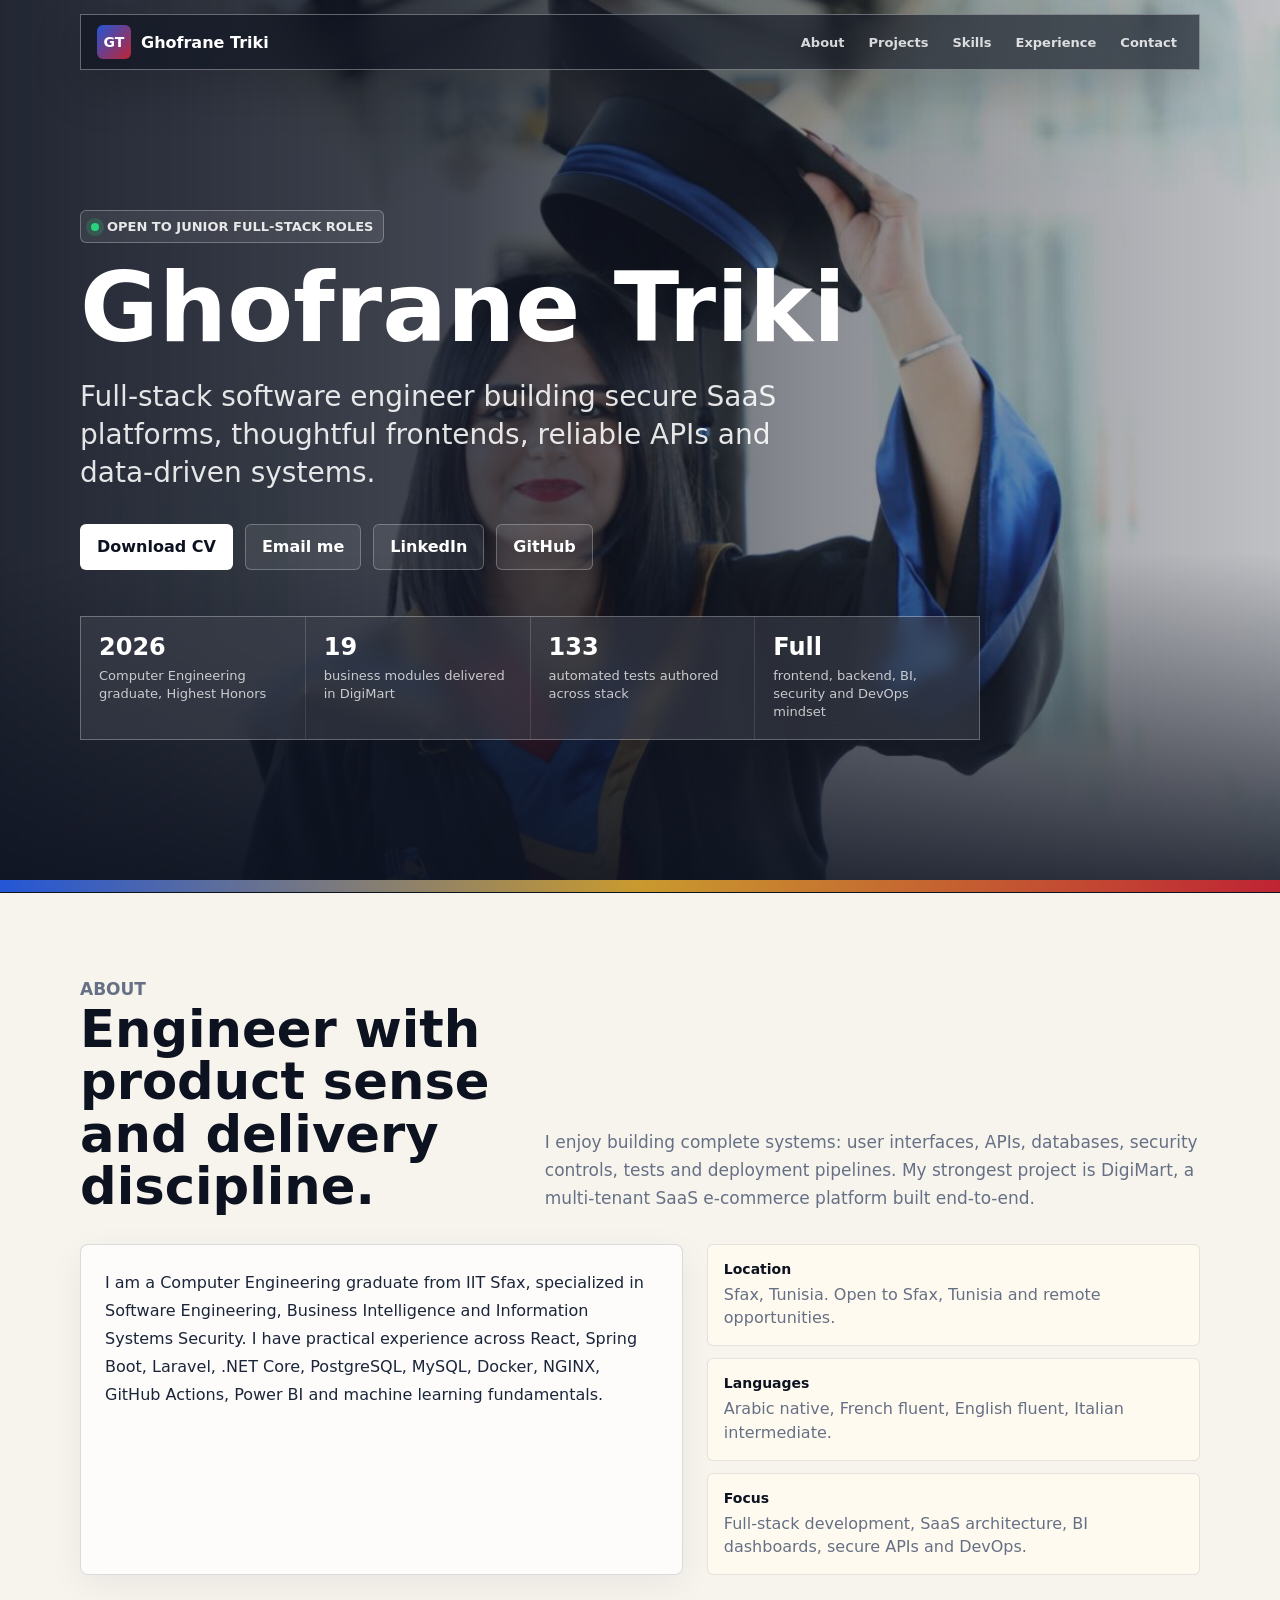
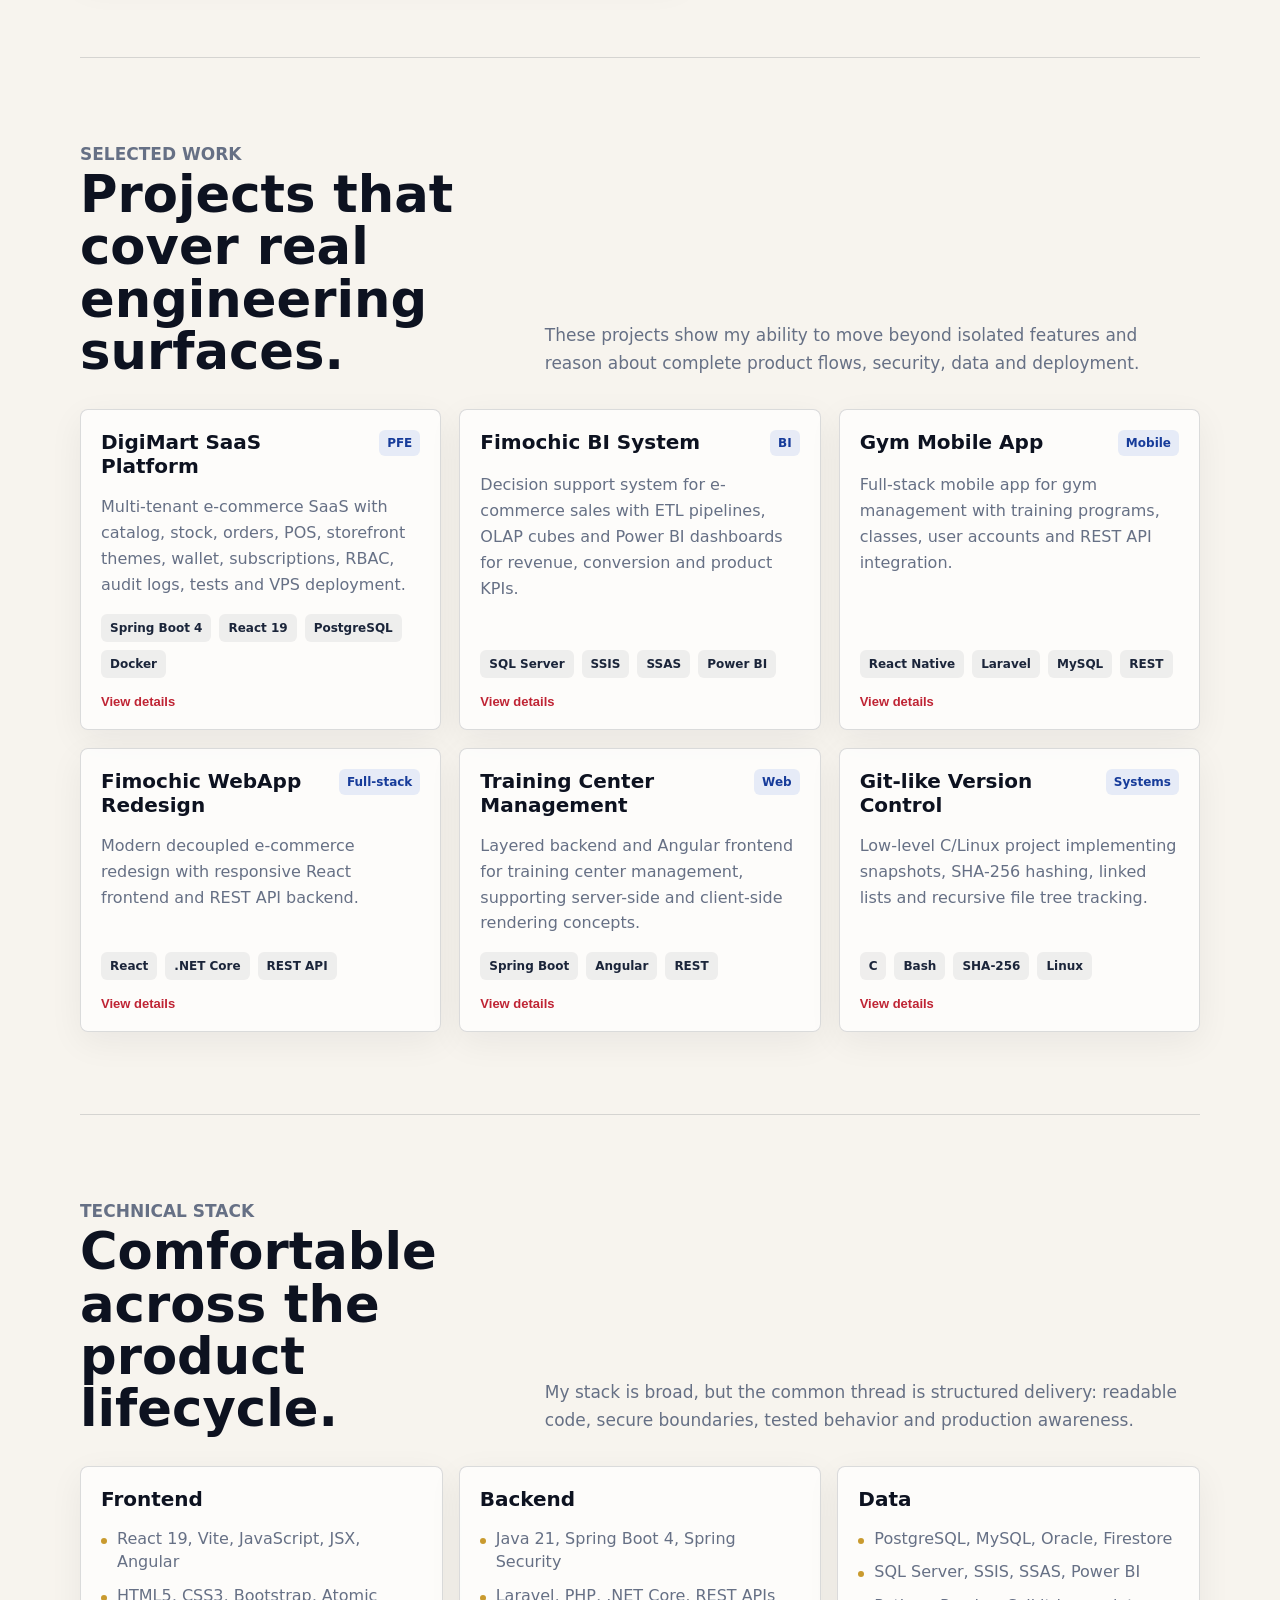
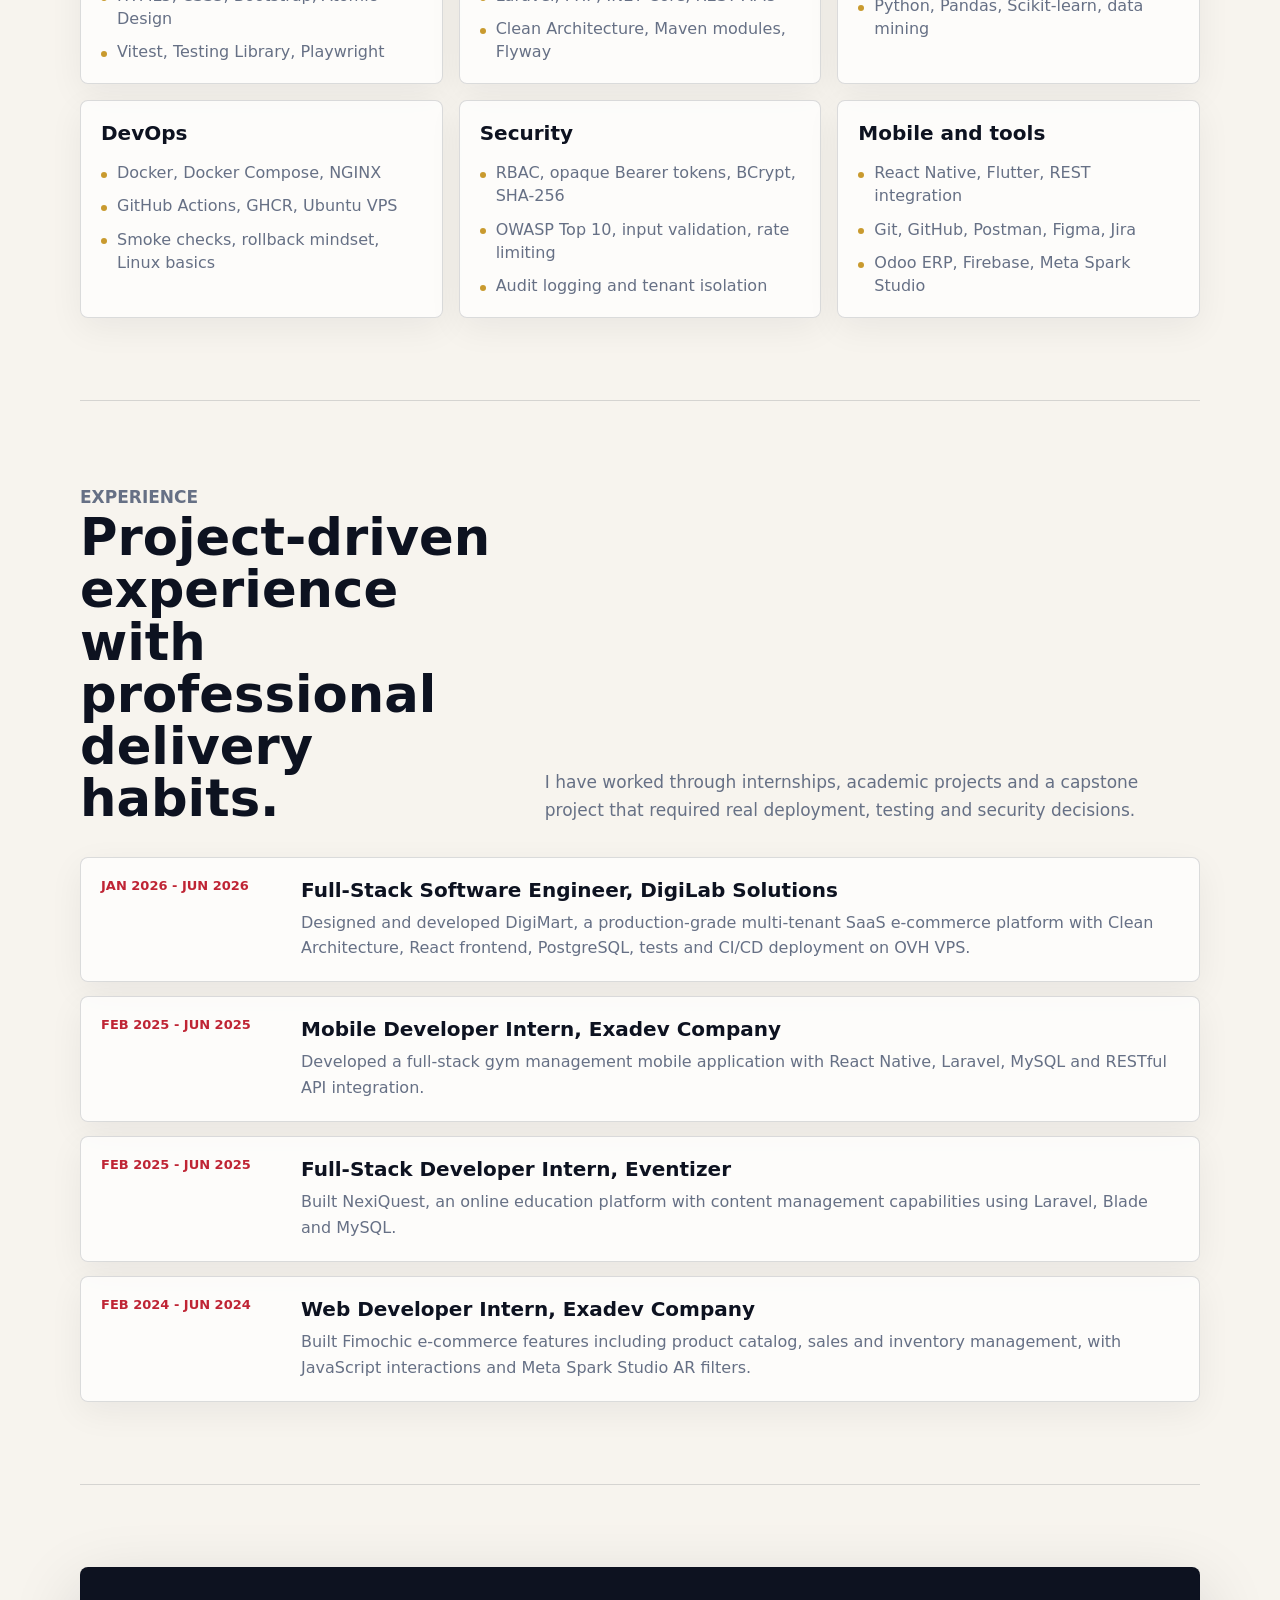
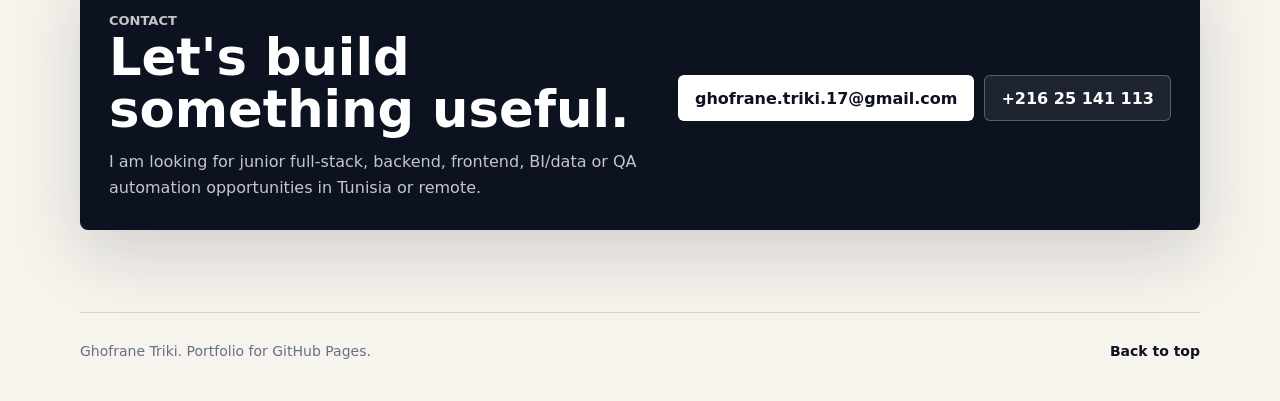
<file: index.html>
<!DOCTYPE html>
<html lang="en">
<head>
  <meta charset="utf-8">
  <meta name="viewport" content="width=device-width, initial-scale=1">
  <meta name="description" content="Portfolio of Ghofrane Triki, full-stack software engineer specializing in React, Spring Boot, Laravel, BI, security and DevOps.">
  <meta name="theme-color" content="#0d1220">
  <title>Ghofrane Triki | Full-Stack Software Engineer</title>
  <style>
    :root {
      --ink: #0d1220;
      --ink-soft: #1b253a;
      --paper: #f7f4ee;
      --paper-strong: #fffaf0;
      --muted: #667085;
      --line: rgba(13, 18, 32, 0.14);
      --blue: #2456d6;
      --red: #bf2434;
      --gold: #c99a2e;
      --green: #13795b;
      --white: #ffffff;
      --shadow: 0 24px 70px rgba(13, 18, 32, 0.16);
      --radius: 8px;
      color-scheme: light;
      scroll-behavior: smooth;
    }

    * { box-sizing: border-box; }

    body {
      margin: 0;
      font-family: Inter, ui-sans-serif, system-ui, -apple-system, BlinkMacSystemFont, "Segoe UI", sans-serif;
      color: var(--ink);
      background: var(--paper);
      letter-spacing: 0;
      overflow-wrap: break-word;
    }

    a { color: inherit; text-decoration: none; }

    img { max-width: 100%; display: block; }

    .skip-link {
      position: fixed;
      left: 16px;
      top: -60px;
      z-index: 1000;
      background: var(--ink);
      color: var(--white);
      padding: 10px 14px;
      border-radius: 6px;
      transition: top 160ms ease;
    }

    .skip-link:focus { top: 16px; }

    .topbar {
      position: fixed;
      inset: 0 0 auto 0;
      z-index: 50;
      display: flex;
      justify-content: center;
      padding: 14px 18px;
      pointer-events: none;
    }

    .nav {
      width: min(1120px, 100%);
      display: flex;
      align-items: center;
      justify-content: space-between;
      gap: 14px;
      padding: 10px 12px 10px 16px;
      border: 1px solid rgba(255, 255, 255, 0.34);
      background: rgba(13, 18, 32, 0.62);
      backdrop-filter: blur(18px);
      color: var(--white);
      box-shadow: 0 16px 50px rgba(0, 0, 0, 0.18);
      pointer-events: auto;
    }

    .brand {
      display: flex;
      align-items: center;
      gap: 10px;
      font-weight: 800;
      min-width: 0;
    }

    .brand-mark {
      width: 34px;
      height: 34px;
      display: grid;
      place-items: center;
      border-radius: 6px;
      background: linear-gradient(135deg, var(--blue), var(--red));
      color: var(--white);
      font-size: 14px;
      letter-spacing: 0;
      flex: 0 0 auto;
    }

    .brand span:last-child {
      overflow: hidden;
      text-overflow: ellipsis;
      white-space: nowrap;
    }

    .nav-links {
      display: flex;
      align-items: center;
      gap: 4px;
      flex-wrap: wrap;
      justify-content: flex-end;
    }

    .nav-links a {
      font-size: 13px;
      font-weight: 700;
      color: rgba(255, 255, 255, 0.82);
      padding: 9px 10px;
      border-radius: 6px;
    }

    .nav-links a:hover,
    .nav-links a:focus-visible {
      color: var(--white);
      background: rgba(255, 255, 255, 0.12);
      outline: none;
    }

    .hero {
      min-height: 88vh;
      display: grid;
      align-items: end;
      position: relative;
      overflow: hidden;
      color: var(--white);
      isolation: isolate;
      background: var(--ink);
    }

    .hero::before {
      content: "";
      position: absolute;
      inset: 0;
      z-index: -2;
      background:
        linear-gradient(90deg, rgba(13, 18, 32, 0.90) 0%, rgba(13, 18, 32, 0.76) 36%, rgba(13, 18, 32, 0.42) 64%, rgba(13, 18, 32, 0.18) 100%),
        linear-gradient(0deg, rgba(13, 18, 32, 0.86) 0%, rgba(13, 18, 32, 0.10) 38%),
        url("assets/ghofrane-triki-profile.jpeg") center 30% / cover no-repeat;
    }

    .hero::after {
      content: "";
      position: absolute;
      inset: auto 0 0;
      height: 12px;
      z-index: -1;
      background: linear-gradient(90deg, var(--blue), var(--gold), var(--red));
    }

    .hero-inner {
      width: min(1120px, calc(100% - 36px));
      margin: 0 auto;
      padding: 128px 0 70px;
    }

    .eyebrow {
      display: inline-flex;
      align-items: center;
      gap: 8px;
      margin: 0 0 20px;
      padding: 8px 10px;
      border: 1px solid rgba(255, 255, 255, 0.28);
      background: rgba(255, 255, 255, 0.08);
      border-radius: 6px;
      font-size: 13px;
      font-weight: 800;
      text-transform: uppercase;
      color: rgba(255, 255, 255, 0.88);
    }

    .status-dot {
      width: 8px;
      height: 8px;
      background: #28d17c;
      border-radius: 99px;
      box-shadow: 0 0 0 5px rgba(40, 209, 124, 0.18);
    }

    h1 {
      margin: 0;
      max-width: 880px;
      font-size: clamp(42px, 8vw, 96px);
      line-height: 0.95;
      letter-spacing: 0;
    }

    .hero-subtitle {
      max-width: 720px;
      margin: 24px 0 0;
      font-size: clamp(18px, 2.4vw, 28px);
      line-height: 1.35;
      color: rgba(255, 255, 255, 0.88);
    }

    .hero-actions {
      display: flex;
      flex-wrap: wrap;
      gap: 12px;
      margin-top: 32px;
    }

    .button {
      display: inline-flex;
      align-items: center;
      justify-content: center;
      gap: 9px;
      min-height: 46px;
      padding: 12px 16px;
      border-radius: 6px;
      font-weight: 800;
      border: 1px solid transparent;
      transition: transform 160ms ease, background 160ms ease, border-color 160ms ease;
    }

    .button:hover { transform: translateY(-2px); }

    .button.primary {
      background: var(--white);
      color: var(--ink);
    }

    .button.secondary {
      background: rgba(255, 255, 255, 0.08);
      color: var(--white);
      border-color: rgba(255, 255, 255, 0.26);
    }

    .metrics {
      display: grid;
      grid-template-columns: repeat(4, minmax(0, 1fr));
      gap: 1px;
      background: rgba(255, 255, 255, 0.20);
      margin-top: 46px;
      max-width: 900px;
      border: 1px solid rgba(255, 255, 255, 0.18);
    }

    .metric {
      padding: 18px;
      background: rgba(13, 18, 32, 0.42);
      backdrop-filter: blur(10px);
    }

    .metric strong {
      display: block;
      font-size: 24px;
      line-height: 1;
    }

    .metric span {
      display: block;
      margin-top: 8px;
      color: rgba(255, 255, 255, 0.74);
      font-size: 13px;
      line-height: 1.4;
    }

    main {
      width: min(1120px, calc(100% - 36px));
      margin: 0 auto;
    }

    section {
      padding: 82px 0;
      border-bottom: 1px solid var(--line);
    }

    .section-head {
      display: grid;
      grid-template-columns: minmax(0, 0.8fr) minmax(0, 1.2fr);
      gap: 28px;
      align-items: end;
      margin-bottom: 32px;
    }

    .section-label {
      margin: 0 0 10px;
      color: var(--red);
      font-size: 13px;
      font-weight: 900;
      text-transform: uppercase;
    }

    h2 {
      margin: 0;
      font-size: clamp(30px, 4vw, 52px);
      line-height: 1.02;
      letter-spacing: 0;
    }

    .section-head p {
      margin: 0;
      color: var(--muted);
      font-size: 17px;
      line-height: 1.65;
    }

    .about-grid {
      display: grid;
      grid-template-columns: 1.1fr 0.9fr;
      gap: 24px;
      align-items: stretch;
    }

    .panel,
    .project-card,
    .timeline-item,
    .skill-block,
    .contact-panel {
      background: rgba(255, 255, 255, 0.72);
      border: 1px solid var(--line);
      border-radius: var(--radius);
      box-shadow: 0 10px 35px rgba(13, 18, 32, 0.06);
    }

    .panel { padding: 24px; }

    .panel p {
      margin: 0;
      color: var(--ink-soft);
      line-height: 1.75;
      font-size: 16px;
    }

    .quick-facts {
      display: grid;
      gap: 12px;
      margin: 0;
      padding: 0;
      list-style: none;
    }

    .quick-facts li {
      display: grid;
      gap: 6px;
      padding: 16px;
      border: 1px solid rgba(13, 18, 32, 0.10);
      border-radius: 6px;
      background: var(--paper-strong);
    }

    .quick-facts strong { font-size: 14px; }
    .quick-facts span { color: var(--muted); line-height: 1.45; }

    .project-grid {
      display: grid;
      grid-template-columns: repeat(3, minmax(0, 1fr));
      gap: 18px;
    }

    .project-card {
      padding: 20px;
      min-height: 100%;
      display: flex;
      flex-direction: column;
      gap: 16px;
      position: relative;
      cursor: pointer;
      transition: transform 160ms ease, border-color 160ms ease, box-shadow 160ms ease;
    }

    .project-card:hover,
    .project-card:focus-within {
      transform: translateY(-4px);
      border-color: rgba(36, 86, 214, 0.34);
      box-shadow: 0 18px 45px rgba(13, 18, 32, 0.12);
    }

    .project-detail-button {
      align-self: flex-start;
      margin-top: auto;
      padding: 0;
      border: 0;
      background: transparent;
      color: var(--red);
      font-size: 13px;
      font-weight: 900;
      cursor: pointer;
    }

    .project-detail-button:hover,
    .project-detail-button:focus-visible {
      color: var(--blue);
      outline: none;
    }

    .project-top {
      display: flex;
      align-items: flex-start;
      justify-content: space-between;
      gap: 14px;
    }

    .project-card h3,
    .skill-block h3,
    .timeline-item h3 {
      margin: 0;
      font-size: 20px;
      line-height: 1.2;
    }

    .tag {
      display: inline-flex;
      align-items: center;
      padding: 6px 8px;
      border-radius: 6px;
      background: rgba(36, 86, 214, 0.10);
      color: #173c9a;
      font-size: 12px;
      font-weight: 900;
      white-space: nowrap;
    }

    .project-card p {
      margin: 0;
      color: var(--muted);
      line-height: 1.62;
      flex: 1;
    }

    .chips {
      display: flex;
      flex-wrap: wrap;
      gap: 8px;
    }

    .chip {
      padding: 7px 9px;
      border-radius: 6px;
      background: rgba(13, 18, 32, 0.06);
      color: var(--ink-soft);
      font-size: 12px;
      font-weight: 800;
    }

    .skills-grid {
      display: grid;
      grid-template-columns: repeat(3, minmax(0, 1fr));
      gap: 16px;
    }

    .skill-block {
      padding: 20px;
    }

    .skill-block ul {
      margin: 16px 0 0;
      padding: 0;
      list-style: none;
      display: grid;
      gap: 10px;
    }

    .skill-block li {
      color: var(--muted);
      line-height: 1.45;
      padding-left: 16px;
      position: relative;
    }

    .skill-block li::before {
      content: "";
      position: absolute;
      left: 0;
      top: 0.68em;
      width: 6px;
      height: 6px;
      border-radius: 99px;
      background: var(--gold);
    }

    .timeline {
      display: grid;
      gap: 14px;
    }

    .timeline-item {
      display: grid;
      grid-template-columns: 180px 1fr;
      gap: 20px;
      padding: 20px;
    }

    .timeline-date {
      color: var(--red);
      font-weight: 900;
      font-size: 13px;
      text-transform: uppercase;
    }

    .timeline-item p {
      margin: 8px 0 0;
      color: var(--muted);
      line-height: 1.62;
    }

    .contact-panel {
      padding: 28px;
      display: grid;
      grid-template-columns: 1fr auto;
      gap: 24px;
      align-items: center;
      background: var(--ink);
      color: var(--white);
      box-shadow: var(--shadow);
    }

    .contact-panel h2 { color: var(--white); }

    .contact-panel p {
      margin: 14px 0 0;
      color: rgba(255, 255, 255, 0.76);
      line-height: 1.62;
    }

    .contact-links {
      display: flex;
      flex-wrap: wrap;
      justify-content: flex-end;
      gap: 10px;
    }

    footer {
      width: min(1120px, calc(100% - 36px));
      margin: 0 auto;
      padding: 30px 0 42px;
      color: var(--muted);
      font-size: 14px;
      display: flex;
      justify-content: space-between;
      gap: 14px;
      flex-wrap: wrap;
    }

    .back-to-top {
      color: var(--ink);
      font-weight: 800;
    }

    .modal-backdrop {
      position: fixed;
      inset: 0;
      z-index: 100;
      display: grid;
      place-items: center;
      padding: 24px;
      background: rgba(13, 18, 32, 0.72);
      backdrop-filter: blur(12px);
    }

    .modal-backdrop[hidden] {
      display: none;
    }

    .project-modal {
      width: min(860px, 100%);
      max-height: min(86vh, 820px);
      overflow: auto;
      position: relative;
      padding: 30px;
      border-radius: var(--radius);
      border: 1px solid rgba(255, 255, 255, 0.68);
      background: var(--paper-strong);
      box-shadow: var(--shadow);
    }

    .modal-close {
      position: absolute;
      top: 14px;
      right: 14px;
      width: 40px;
      height: 40px;
      border: 1px solid var(--line);
      border-radius: 999px;
      background: var(--white);
      color: var(--ink);
      font-size: 24px;
      font-weight: 800;
      line-height: 1;
      cursor: pointer;
    }

    .modal-close:hover,
    .modal-close:focus-visible {
      border-color: rgba(36, 86, 214, 0.34);
      outline: none;
    }

    .project-modal h2 {
      margin: 6px 44px 0 0;
      font-size: clamp(30px, 4vw, 48px);
      line-height: 0.98;
      letter-spacing: 0;
    }

    .project-modal h3 {
      margin: 0;
      font-size: 16px;
    }

    .project-modal p {
      color: var(--muted);
      line-height: 1.7;
    }

    .modal-meta {
      display: flex;
      flex-wrap: wrap;
      gap: 8px;
      margin: 18px 0;
    }

    .modal-meta span {
      padding: 7px 9px;
      border-radius: 6px;
      background: rgba(36, 86, 214, 0.10);
      color: #173c9a;
      font-size: 12px;
      font-weight: 900;
    }

    .modal-grid {
      display: grid;
      grid-template-columns: 1fr 0.86fr;
      gap: 20px;
      margin-top: 24px;
    }

    .modal-panel {
      padding: 18px;
      border: 1px solid var(--line);
      border-radius: 8px;
      background: rgba(255, 255, 255, 0.64);
    }

    .modal-panel ul {
      margin: 14px 0 0;
      padding-left: 18px;
      color: var(--muted);
      line-height: 1.65;
    }

    body.modal-open {
      overflow: hidden;
    }

    @media (max-width: 900px) {
      .nav { align-items: flex-start; }
      .nav-links a { padding: 8px; }
      .metrics,
      .project-grid,
      .skills-grid,
      .about-grid,
      .section-head,
      .modal-grid,
      .contact-panel {
        grid-template-columns: 1fr;
      }
      .contact-links { justify-content: flex-start; }
      .timeline-item { grid-template-columns: 1fr; }
    }

    @media (max-width: 640px) {
      .topbar { padding: 10px; }
      .nav-links { display: none; }
      .hero { min-height: 86vh; }
      .hero-inner {
        width: calc(100vw - 36px);
        max-width: calc(100vw - 36px);
        padding-top: 104px;
      }
      .hero-subtitle {
        max-width: 320px;
        font-size: 17px;
      }
      .metrics { grid-template-columns: 1fr; }
      section { padding: 58px 0; }
      .button { width: 100%; }
      .hero-actions { width: 100%; }
      .project-modal {
        max-height: 90vh;
        padding: 22px;
      }
    }
  </style>
</head>
<body>
  <a class="skip-link" href="#main">Skip to content</a>

  <header class="topbar" aria-label="Primary navigation">
    <nav class="nav">
      <a class="brand" href="#top" aria-label="Ghofrane Triki home">
        <span class="brand-mark">GT</span>
        <span>Ghofrane Triki</span>
      </a>
      <div class="nav-links">
        <a href="#about">About</a>
        <a href="#projects">Projects</a>
        <a href="#skills">Skills</a>
        <a href="#experience">Experience</a>
        <a href="#contact">Contact</a>
      </div>
    </nav>
  </header>

  <section id="top" class="hero" aria-label="Portfolio hero">
    <div class="hero-inner">
      <p class="eyebrow"><span class="status-dot" aria-hidden="true"></span> Open to junior full-stack roles</p>
      <h1>Ghofrane Triki</h1>
      <p class="hero-subtitle">
        Full-stack software engineer building secure SaaS platforms, thoughtful frontends, reliable APIs and data-driven systems.
      </p>
      <div class="hero-actions">
        <a class="button primary" href="assets/Ghofrane_Triki_CV.pdf" download>Download CV</a>
        <a class="button secondary" href="mailto:ghofrane.triki.17@gmail.com">Email me</a>
        <a class="button secondary" href="https://www.linkedin.com/in/ghofrane-triki" target="_blank" rel="noreferrer">LinkedIn</a>
        <a class="button secondary" href="https://github.com/ghofranetriki17" target="_blank" rel="noreferrer">GitHub</a>
      </div>
      <div class="metrics">
        <div class="metric"><strong>2026</strong><span>Computer Engineering graduate, Highest Honors</span></div>
        <div class="metric"><strong>19</strong><span>business modules delivered in DigiMart</span></div>
        <div class="metric"><strong>133</strong><span>automated tests authored across stack</span></div>
        <div class="metric"><strong>Full</strong><span>frontend, backend, BI, security and DevOps mindset</span></div>
      </div>
    </div>
  </section>

  <main id="main">
    <section id="about">
      <div class="section-head">
        <div>
          <p class="section-label">About</p>
          <h2>Engineer with product sense and delivery discipline.</h2>
        </div>
        <p>
          I enjoy building complete systems: user interfaces, APIs, databases, security controls, tests and deployment pipelines. My strongest project is DigiMart, a multi-tenant SaaS e-commerce platform built end-to-end.
        </p>
      </div>
      <div class="about-grid">
        <article class="panel">
          <p>
            I am a Computer Engineering graduate from IIT Sfax, specialized in Software Engineering, Business Intelligence and Information Systems Security. I have practical experience across React, Spring Boot, Laravel, .NET Core, PostgreSQL, MySQL, Docker, NGINX, GitHub Actions, Power BI and machine learning fundamentals.
          </p>
        </article>
        <ul class="quick-facts">
          <li><strong>Location</strong><span>Sfax, Tunisia. Open to Sfax, Tunisia and remote opportunities.</span></li>
          <li><strong>Languages</strong><span>Arabic native, French fluent, English fluent, Italian intermediate.</span></li>
          <li><strong>Focus</strong><span>Full-stack development, SaaS architecture, BI dashboards, secure APIs and DevOps.</span></li>
        </ul>
      </div>
    </section>

    <section id="projects">
      <div class="section-head">
        <div>
          <p class="section-label">Selected work</p>
          <h2>Projects that cover real engineering surfaces.</h2>
        </div>
        <p>
          These projects show my ability to move beyond isolated features and reason about complete product flows, security, data and deployment.
        </p>
      </div>
      <div class="project-grid">
        <article class="project-card" data-project="digimart">
          <div class="project-top">
            <h3>DigiMart SaaS Platform</h3>
            <span class="tag">PFE</span>
          </div>
          <p>Multi-tenant e-commerce SaaS with catalog, stock, orders, POS, storefront themes, wallet, subscriptions, RBAC, audit logs, tests and VPS deployment.</p>
          <div class="chips">
            <span class="chip">Spring Boot 4</span><span class="chip">React 19</span><span class="chip">PostgreSQL</span><span class="chip">Docker</span>
          </div>
          <button class="project-detail-button" type="button">View details</button>
        </article>
        <article class="project-card" data-project="fimochic-bi">
          <div class="project-top">
            <h3>Fimochic BI System</h3>
            <span class="tag">BI</span>
          </div>
          <p>Decision support system for e-commerce sales with ETL pipelines, OLAP cubes and Power BI dashboards for revenue, conversion and product KPIs.</p>
          <div class="chips">
            <span class="chip">SQL Server</span><span class="chip">SSIS</span><span class="chip">SSAS</span><span class="chip">Power BI</span>
          </div>
          <button class="project-detail-button" type="button">View details</button>
        </article>
        <article class="project-card" data-project="gym">
          <div class="project-top">
            <h3>Gym Mobile App</h3>
            <span class="tag">Mobile</span>
          </div>
          <p>Full-stack mobile app for gym management with training programs, classes, user accounts and REST API integration.</p>
          <div class="chips">
            <span class="chip">React Native</span><span class="chip">Laravel</span><span class="chip">MySQL</span><span class="chip">REST</span>
          </div>
          <button class="project-detail-button" type="button">View details</button>
        </article>
        <article class="project-card" data-project="fimochic-web">
          <div class="project-top">
            <h3>Fimochic WebApp Redesign</h3>
            <span class="tag">Full-stack</span>
          </div>
          <p>Modern decoupled e-commerce redesign with responsive React frontend and REST API backend.</p>
          <div class="chips">
            <span class="chip">React</span><span class="chip">.NET Core</span><span class="chip">REST API</span>
          </div>
          <button class="project-detail-button" type="button">View details</button>
        </article>
        <article class="project-card" data-project="training-center">
          <div class="project-top">
            <h3>Training Center Management</h3>
            <span class="tag">Web</span>
          </div>
          <p>Layered backend and Angular frontend for training center management, supporting server-side and client-side rendering concepts.</p>
          <div class="chips">
            <span class="chip">Spring Boot</span><span class="chip">Angular</span><span class="chip">REST</span>
          </div>
          <button class="project-detail-button" type="button">View details</button>
        </article>
        <article class="project-card" data-project="git-control">
          <div class="project-top">
            <h3>Git-like Version Control</h3>
            <span class="tag">Systems</span>
          </div>
          <p>Low-level C/Linux project implementing snapshots, SHA-256 hashing, linked lists and recursive file tree tracking.</p>
          <div class="chips">
            <span class="chip">C</span><span class="chip">Bash</span><span class="chip">SHA-256</span><span class="chip">Linux</span>
          </div>
          <button class="project-detail-button" type="button">View details</button>
        </article>
      </div>
    </section>

    <section id="skills">
      <div class="section-head">
        <div>
          <p class="section-label">Technical stack</p>
          <h2>Comfortable across the product lifecycle.</h2>
        </div>
        <p>
          My stack is broad, but the common thread is structured delivery: readable code, secure boundaries, tested behavior and production awareness.
        </p>
      </div>
      <div class="skills-grid">
        <article class="skill-block">
          <h3>Frontend</h3>
          <ul>
            <li>React 19, Vite, JavaScript, JSX, Angular</li>
            <li>HTML5, CSS3, Bootstrap, Atomic Design</li>
            <li>Vitest, Testing Library, Playwright</li>
          </ul>
        </article>
        <article class="skill-block">
          <h3>Backend</h3>
          <ul>
            <li>Java 21, Spring Boot 4, Spring Security</li>
            <li>Laravel, PHP, .NET Core, REST APIs</li>
            <li>Clean Architecture, Maven modules, Flyway</li>
          </ul>
        </article>
        <article class="skill-block">
          <h3>Data</h3>
          <ul>
            <li>PostgreSQL, MySQL, Oracle, Firestore</li>
            <li>SQL Server, SSIS, SSAS, Power BI</li>
            <li>Python, Pandas, Scikit-learn, data mining</li>
          </ul>
        </article>
        <article class="skill-block">
          <h3>DevOps</h3>
          <ul>
            <li>Docker, Docker Compose, NGINX</li>
            <li>GitHub Actions, GHCR, Ubuntu VPS</li>
            <li>Smoke checks, rollback mindset, Linux basics</li>
          </ul>
        </article>
        <article class="skill-block">
          <h3>Security</h3>
          <ul>
            <li>RBAC, opaque Bearer tokens, BCrypt, SHA-256</li>
            <li>OWASP Top 10, input validation, rate limiting</li>
            <li>Audit logging and tenant isolation</li>
          </ul>
        </article>
        <article class="skill-block">
          <h3>Mobile and tools</h3>
          <ul>
            <li>React Native, Flutter, REST integration</li>
            <li>Git, GitHub, Postman, Figma, Jira</li>
            <li>Odoo ERP, Firebase, Meta Spark Studio</li>
          </ul>
        </article>
      </div>
    </section>

    <section id="experience">
      <div class="section-head">
        <div>
          <p class="section-label">Experience</p>
          <h2>Project-driven experience with professional delivery habits.</h2>
        </div>
        <p>
          I have worked through internships, academic projects and a capstone project that required real deployment, testing and security decisions.
        </p>
      </div>
      <div class="timeline">
        <article class="timeline-item">
          <div class="timeline-date">Jan 2026 - Jun 2026</div>
          <div>
            <h3>Full-Stack Software Engineer, DigiLab Solutions</h3>
            <p>Designed and developed DigiMart, a production-grade multi-tenant SaaS e-commerce platform with Clean Architecture, React frontend, PostgreSQL, tests and CI/CD deployment on OVH VPS.</p>
          </div>
        </article>
        <article class="timeline-item">
          <div class="timeline-date">Feb 2025 - Jun 2025</div>
          <div>
            <h3>Mobile Developer Intern, Exadev Company</h3>
            <p>Developed a full-stack gym management mobile application with React Native, Laravel, MySQL and RESTful API integration.</p>
          </div>
        </article>
        <article class="timeline-item">
          <div class="timeline-date">Feb 2025 - Jun 2025</div>
          <div>
            <h3>Full-Stack Developer Intern, Eventizer</h3>
            <p>Built NexiQuest, an online education platform with content management capabilities using Laravel, Blade and MySQL.</p>
          </div>
        </article>
        <article class="timeline-item">
          <div class="timeline-date">Feb 2024 - Jun 2024</div>
          <div>
            <h3>Web Developer Intern, Exadev Company</h3>
            <p>Built Fimochic e-commerce features including product catalog, sales and inventory management, with JavaScript interactions and Meta Spark Studio AR filters.</p>
          </div>
        </article>
      </div>
    </section>

    <section id="contact">
      <div class="contact-panel">
        <div>
          <p class="section-label">Contact</p>
          <h2>Let's build something useful.</h2>
          <p>I am looking for junior full-stack, backend, frontend, BI/data or QA automation opportunities in Tunisia or remote.</p>
        </div>
        <div class="contact-links">
          <a class="button primary" href="mailto:ghofrane.triki.17@gmail.com">ghofrane.triki.17@gmail.com</a>
          <a class="button secondary" href="tel:+21625141113">+216&nbsp;25&nbsp;141&nbsp;113</a>
        </div>
      </div>
    </section>
  </main>

  <footer>
    <span>Ghofrane Triki. Portfolio for GitHub Pages.</span>
    <a class="back-to-top" href="#top">Back to top</a>
  </footer>

  <div class="modal-backdrop" id="project-modal" hidden>
    <section class="project-modal" role="dialog" aria-modal="true" aria-labelledby="project-modal-title">
      <button class="modal-close" type="button" aria-label="Close project details">
        <span aria-hidden="true">&times;</span>
      </button>
      <p class="section-label" id="project-modal-label"></p>
      <h2 id="project-modal-title">Project details</h2>
      <p id="project-modal-summary"></p>
      <div class="modal-meta" id="project-modal-meta"></div>
      <div class="modal-grid">
        <div class="modal-panel">
          <h3>What I built</h3>
          <ul id="project-modal-highlights"></ul>
        </div>
        <div class="modal-panel">
          <h3>Technical stack</h3>
          <div class="chips" id="project-modal-stack"></div>
        </div>
      </div>
    </section>
  </div>

  <script>
    const projectDetails = {
      digimart: {
        label: "Capstone project",
        title: "DigiMart SaaS Platform",
        summary: "A production-oriented multi-tenant e-commerce SaaS built as my final engineering project. It covers the seller dashboard, public storefronts, POS, catalog, orders, stock, themes, subscriptions, wallet and deployment.",
        meta: ["Java 21", "Spring Boot 4", "React 19", "PostgreSQL", "Docker", "OVH VPS"],
        highlights: [
          "Built a modular backend with Clean Architecture across domain, application, infrastructure and api modules.",
          "Implemented tenant isolation, RBAC, opaque Bearer tokens, BCrypt passwords, audit logs and public rate limiting.",
          "Delivered catalog, stock, order, POS, storefront, promotion, theme, wallet and subscription workflows.",
          "Added CI/CD with GitHub Actions, GHCR images, Docker Compose, NGINX, smoke checks and rollback-minded deployment."
        ],
        stack: ["Spring Boot", "Spring Security", "JPA", "Flyway", "React", "Vite", "Playwright", "Testcontainers", "Docker", "NGINX"]
      },
      "fimochic-bi": {
        label: "Business intelligence",
        title: "Fimochic BI System",
        summary: "A BI decision-support project for an e-commerce activity, focused on transforming sales data into indicators that help understand revenue, products and customer behavior.",
        meta: ["BI", "ETL", "OLAP", "Dashboards", "KPIs"],
        highlights: [
          "Modeled analytical data around products, sales, customers and business performance indicators.",
          "Prepared ETL flows to extract, clean and load operational data into a reporting structure.",
          "Built OLAP cubes and dashboard views for revenue, product and conversion analysis.",
          "Focused on making business data easier to explore for non-technical decision makers."
        ],
        stack: ["SQL Server", "SSIS", "SSAS", "Power BI", "SQL", "Data modeling"]
      },
      gym: {
        label: "Mobile full-stack",
        title: "Gym Mobile App",
        summary: "A mobile management app for gym workflows, connecting a React Native frontend to a Laravel backend with REST APIs and a relational MySQL database.",
        meta: ["React Native", "Laravel", "MySQL", "REST API"],
        highlights: [
          "Developed mobile screens for users, programs, classes and gym-management actions.",
          "Connected the app to backend endpoints for authentication and data operations.",
          "Worked with a Laravel API and MySQL schema to persist gym data cleanly.",
          "Handled practical mobile concerns such as API configuration, forms and user flow validation."
        ],
        stack: ["React Native", "Expo", "Laravel", "PHP", "MySQL", "REST", "Postman"]
      },
      "fimochic-web": {
        label: "E-commerce redesign",
        title: "Fimochic WebApp Redesign",
        summary: "A redesign of an e-commerce experience using a decoupled frontend/backend approach, with a responsive React interface and REST API integration.",
        meta: ["E-commerce", "Responsive UI", ".NET Core", "React"],
        highlights: [
          "Reworked storefront and catalog screens into a cleaner, responsive user interface.",
          "Connected frontend components to backend REST endpoints for product and sales flows.",
          "Improved the separation between interface concerns and backend business data.",
          "Practiced full-stack debugging across browser UI, API calls and backend responses."
        ],
        stack: ["React", "JavaScript", ".NET Core", "REST API", "HTML", "CSS"]
      },
      "training-center": {
        label: "Web application",
        title: "Training Center Management",
        summary: "A training-center management project using a layered backend and Angular frontend, focused on common business workflows and REST-based integration.",
        meta: ["Spring Boot", "Angular", "REST", "Layered architecture"],
        highlights: [
          "Implemented backend endpoints for managing training-center data and operations.",
          "Built Angular screens that consume REST APIs and present structured management views.",
          "Applied layered architecture principles to separate controllers, services and persistence.",
          "Worked through server-side and client-side rendering concepts during implementation."
        ],
        stack: ["Spring Boot", "Angular", "TypeScript", "REST", "Java", "SQL"]
      },
      "git-control": {
        label: "Systems project",
        title: "Git-like Version Control",
        summary: "A low-level Linux/C project that reproduces core version-control ideas through file snapshots, hashing and recursive tree tracking.",
        meta: ["C", "Linux", "SHA-256", "File system"],
        highlights: [
          "Implemented snapshot logic to track file versions and repository states.",
          "Used SHA-256 hashing to identify file contents and detect changes.",
          "Worked with linked lists and recursive traversal for file-tree operations.",
          "Strengthened understanding of how developer tools can be built close to the operating system."
        ],
        stack: ["C", "Bash", "Linux", "SHA-256", "Data structures", "File I/O"]
      }
    };

    const modal = document.getElementById("project-modal");
    const modalClose = modal.querySelector(".modal-close");
    const modalLabel = document.getElementById("project-modal-label");
    const modalTitle = document.getElementById("project-modal-title");
    const modalSummary = document.getElementById("project-modal-summary");
    const modalMeta = document.getElementById("project-modal-meta");
    const modalHighlights = document.getElementById("project-modal-highlights");
    const modalStack = document.getElementById("project-modal-stack");
    let lastFocusedElement = null;

    function renderTextList(container, values, elementName, className) {
      container.textContent = "";
      values.forEach((value) => {
        const element = document.createElement(elementName);
        element.textContent = value;
        if (className) {
          element.className = className;
        }
        container.appendChild(element);
      });
    }

    function openProjectModal(projectKey) {
      const project = projectDetails[projectKey];
      if (!project) {
        return;
      }

      lastFocusedElement = document.activeElement;
      modalLabel.textContent = project.label;
      modalTitle.textContent = project.title;
      modalSummary.textContent = project.summary;
      renderTextList(modalMeta, project.meta, "span");
      renderTextList(modalHighlights, project.highlights, "li");
      renderTextList(modalStack, project.stack, "span", "chip");
      modal.hidden = false;
      document.body.classList.add("modal-open");
      modalClose.focus();
    }

    function closeProjectModal() {
      modal.hidden = true;
      document.body.classList.remove("modal-open");
      if (lastFocusedElement) {
        lastFocusedElement.focus();
      }
    }

    document.querySelectorAll(".project-card[data-project]").forEach((card) => {
      card.addEventListener("click", () => openProjectModal(card.dataset.project));
    });

    modalClose.addEventListener("click", closeProjectModal);
    modal.addEventListener("click", (event) => {
      if (event.target === modal) {
        closeProjectModal();
      }
    });
    document.addEventListener("keydown", (event) => {
      if (event.key === "Escape" && !modal.hidden) {
        closeProjectModal();
      }
    });
  </script>
</body>
</html>
</file>
